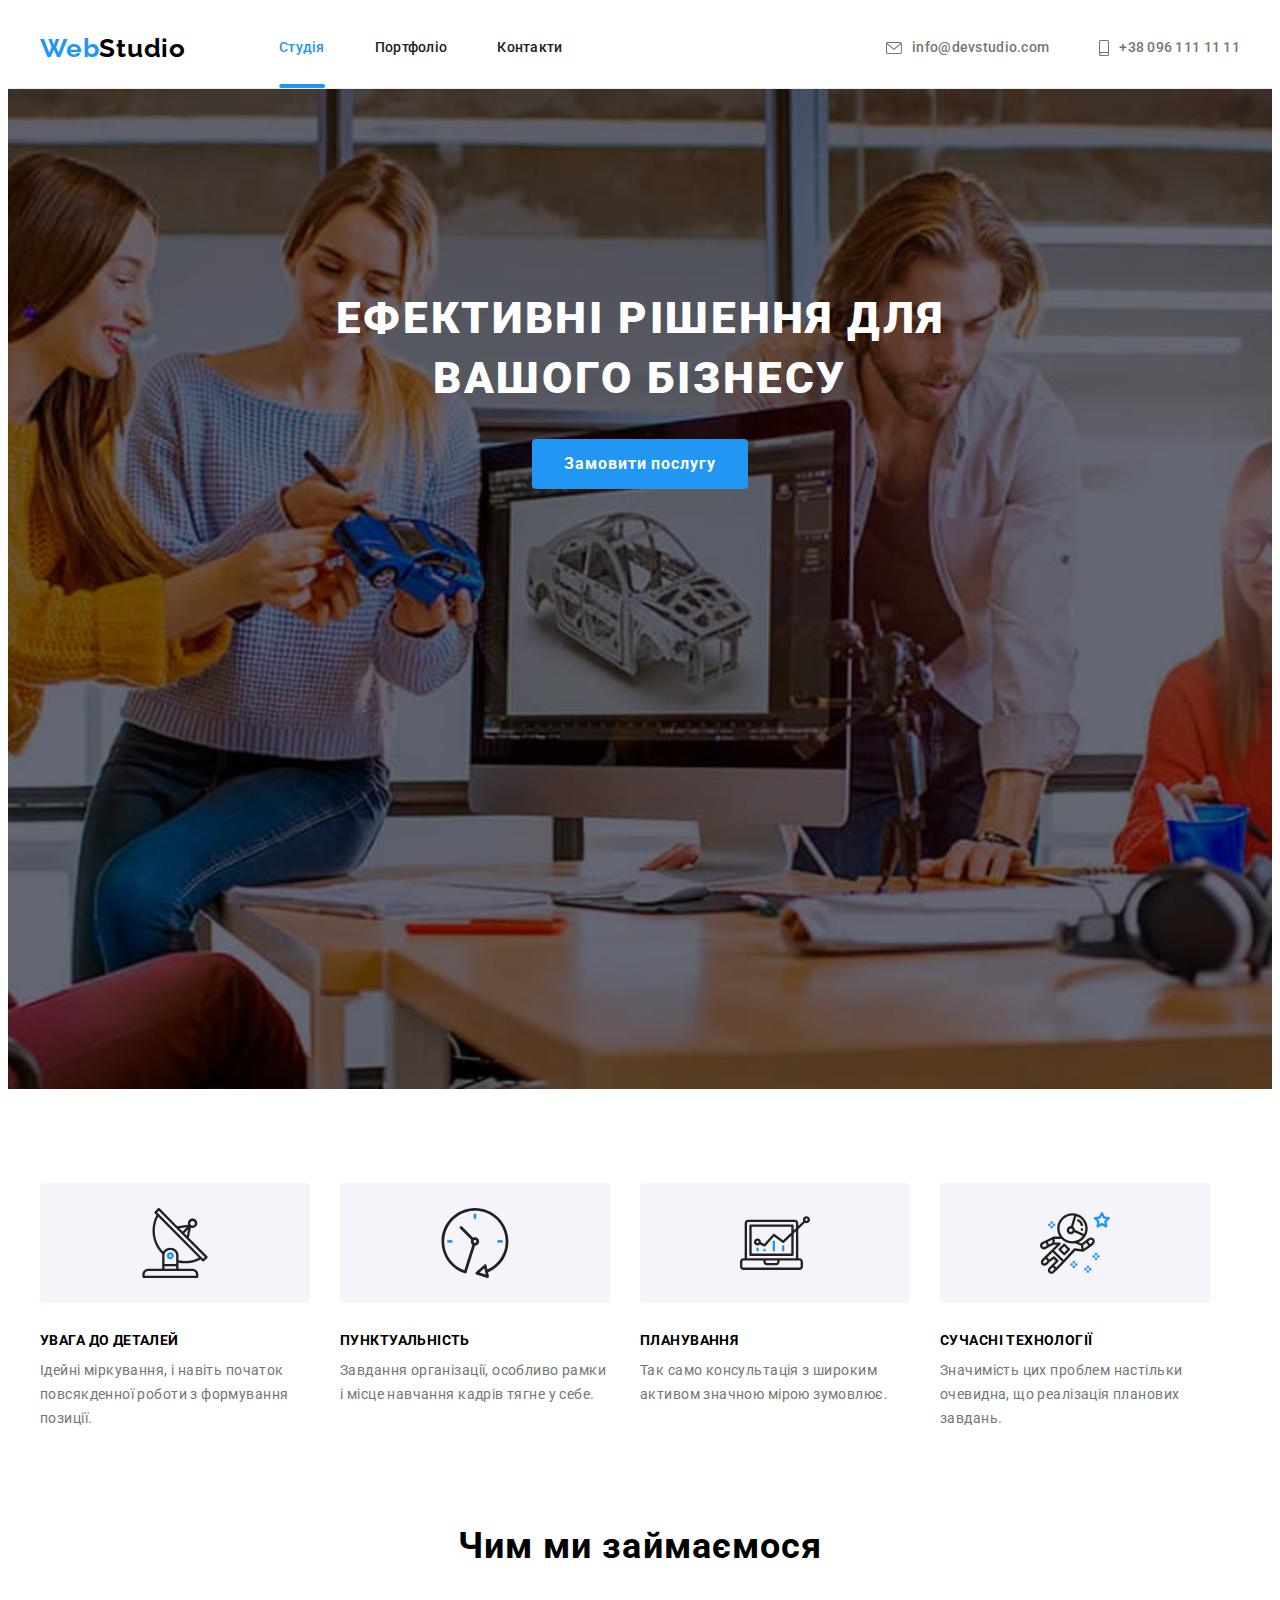
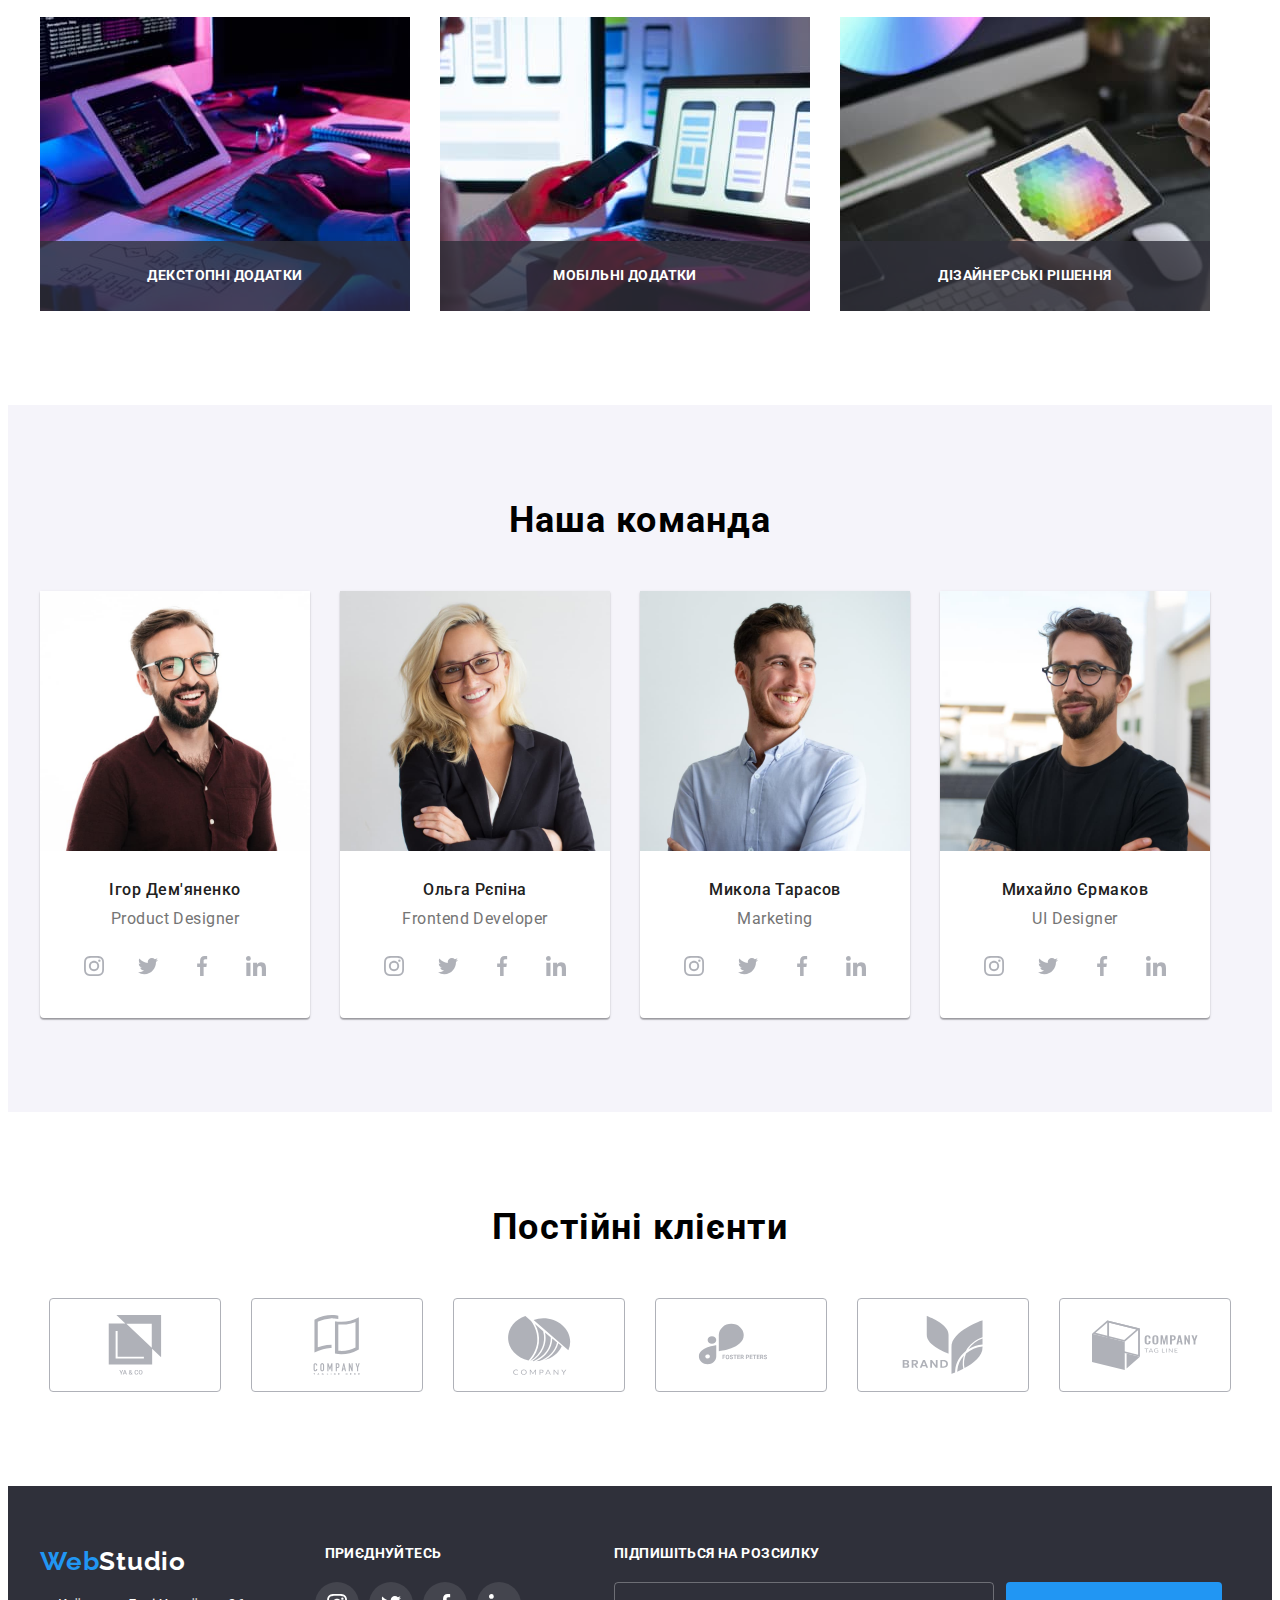
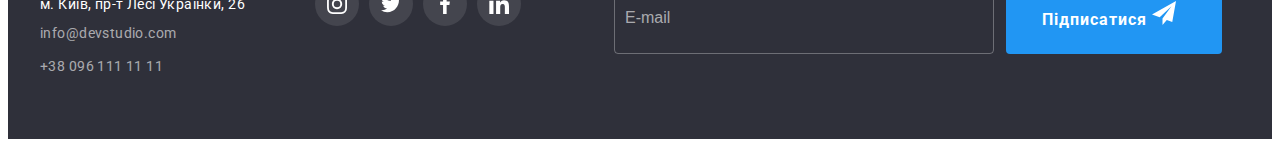
<file: index.html>
<!DOCTYPE html>
<html lang="uk">
  <head>
    <meta charset="UTF-8" />
    <meta http-equiv="X-UA-Compatible" content="IE=edge" />
    <meta name="viewport" content="width=device-width, initial-scale=1.0" />
    <title>WebStudio</title>
    <!--Normalize-->
    <link
      rel="stylesheet"
      href="https://cdnjs.cloudflare.com/ajax/libs/modern-normalize/1.1.0/modern-normalize.min.css"
      integrity="sha512-wpPYUAdjBVSE4KJnH1VR1HeZfpl1ub8YT/NKx4PuQ5NmX2tKuGu6U/JRp5y+Y8XG2tV+wKQpNHVUX03MfMFn9Q=="
      crossorigin="anonymous"
      referrerpolicy="no-referrer"
    />

    <!--Style-->
    <link rel="preconnect" href="https://fonts.googleapis.com" />
    <link rel="preconnect" href="https://fonts.gstatic.com" crossorigin />
    <link
      href="https://fonts.googleapis.com/css2?family=Raleway:wght@700&family=Roboto:wght@400;500;700;900&display=swap"
      rel="stylesheet"
    />

    <link rel="stylesheet" href="./css/style.css" />
  </head>
  <body>
    <header>
      <div class="header-container container">
        <a href="" class="logo">Web<span class="logo-header">Studio</span></a>
        <nav>
          <ul class="site-nav list">
            <li><a href="./index.html" class="header-nav-link  link current">Студія</a></li>
            <li><a href="./portfolio.html" class="header-nav-link link">Портфоліо</a></li>
            <li><a href="" class="header-nav-link link">Контакти</a></li>
          </ul>
        </nav>
        <ul class="contacts">
          <li>
            <a href="mailto:info@devstudio.com" class="tel-header">
              <svg class="header-icon" width="16" height="12">
                <use href="./images/icons.svg#envelope"></use>
              </svg>
              info@devstudio.com</a
            >
          </li>
          <li>
            <a class="mail-header link" href="tel:+380961111111">
              <svg class="header-icon" width="10" height="16">
                <use href="./images/icons.svg#smartphone"></use>
              </svg>
              +38 096 111 11 11</a
            >
          </li>
        </ul>
      </div>
    </header>
    <main>
      <section class="hero">
        <div class="hero-container container">
          <h1 class="hero-title">Ефективні рішення для вашого бізнесу</h1>
          <button type="button" class="button" data-modal-open>Замовити послугу</button>
        </div>
      </section>
      <section class="section">
        <div class="container">
          <ul class="solution-container">
            <li class="solution-item icon-antena">
              <h3 class="solution-list">УВАГА ДО ДЕТАЛЕЙ</h3>
              <p class="solutions">
                Ідейні міркування, і навіть початок повсякденної роботи з
                формування позиції.
              </p>
            </li>
            <li class="solution-item icon-clock">
              <h3 class="solution-list">ПУНКТУАЛЬНІСТЬ</h3>
              <p class="solutions">
                Завдання організації, особливо рамки і місце навчання кадрів
                тягне у себе.
              </p>
            </li>
            <li class="solution-item icon-diagram">
              <h3 class="solution-list">ПЛАНУВАННЯ</h3>
              <p class="solutions">
                Так само консультація з широким активом значною мірою зумовлює.
              </p>
            </li>
            <li class="solution-item icon-astronaut">
              <h3 class="solution-list">СУЧАСНІ ТЕХНОЛОГІЇ</h3>
              <p class="solutions">
                Значимість цих проблем настільки очевидна, що реалізація
                планових завдань.
              </p>
            </li>
          </ul>
        </div>
      </section>
      <section class="work-section section">
        <div class="container">
          <h2 class="work">Чим ми займаємося</h2>
          <ul class="work-list">
            <li>
              <div class="work-thumb">
              <img src="./images/img1.jpg" alt="заняття" width="370" />
             <div class="work-overlay">  
              <p class="work-overlay-text">ДEКСТОПНІ ДОДАТКИ</p>
            </div>
              </div>
              </li>
            <li>   
               <div class="work-thumb">
              <img src="./images/img2.jpg" alt="заняття" width="370" />
             <div class="work-overlay">  
              <p class="work-overlay-text">МОБІЛЬНІ ДОДАТКИ</p>
            </div>
              </div>
              </li>
            <li>   
               <div class="work-thumb">
                 <img src="./images/img3.jpg" alt="заняття" width="370" />
             <div class="work-overlay">  
              <p class="work-overlay-text">ДІЗАЙНЕРСЬКІ РІШЕННЯ</p>
            </div>
              </div>
             </li>
          </ul>
        </div>
      </section>
      <section class="team-section section">
         <div class="container">
          <h2 class="team">Наша команда</h2>
          <ul class="team-container">
            <li class="team-card">
              <img
                src="./images/t1.jpg"
                alt="член команди"
                width="270"
                height="260"
              />
              <div class="card">
                <h3 class="name">Ігор Дем'яненко</h3>
                <p class="profession" lang="en">Product Designer</p>
                <ul class="socials">
                  <li class="socials-item">
                    <a
                      class="socials-link link"
                      href="https://www.instagram.com/"
                      aria-label="instagram"
                      target="_blank"
                      rel="noopener noreferrer"
                    >
                      <svg class="socials-icon" width="20" height="20">
                        <use href="./images/icons.svg#instagram"></use>
                      </svg>
                    </a>
                  </li>
                  <li class="social-item">
                    <a
                      class="socials-link link"
                      href="https://www.twitter.com/"
                      aria-label="twitter"
                      target="_blank"
                      rel="noopener noreferrer"
                    >
                      <svg class="socials-icon" width="20" height="20">
                        <use href="./images/icons.svg#twitter"></use>
                      </svg>
                    </a>
                  </li>
                  <li class="socials-item">
                    <a
                      class="socials-link link"
                      href="https://www.facebook.com/"
                      aria-label="facebook"
                      target="_blank"
                      rel="noopener noreferrer"
                    >
                      <svg class="socials-icon" width="20" height="20">
                        <use href="./images/icons.svg#facebook"></use>
                      </svg>
                    </a>
                  </li>
                  <li class="socials-item">
                    <a
                      class="socials-link link"
                      href="https://www.linkedin.com/"
                      aria-label="linkedin"
                      target="_blank"
                      rel="noopener noreferrer"
                    >
                      <svg class="socials-icon" width="20" height="20">
                        <use href="./images/icons.svg#linkedin"></use>
                      </svg>
                    </a>
                  </li>
                </ul>
              </div>
            </li>
            <li class="team-card">
              <img
                src="./images/t2.jpg"
                alt="член команди"
                width="270"
                height="260"
              />
              <div class="card">
                <h3 class="name">Ольга Рєпіна</h3>
                <p class="profession" lang="en">Frontend Developer</p>
                <ul class="socials">
                  <li class="socials-item">
                    <a
                      class="socials-link link"
                      href="https://www.instagram.com/"
                      aria-label="instagram"
                      target="_blank"
                      rel="noopener noreferrer"
                    >
                      <svg class="socials-icon" width="20" height="20">
                        <use href="./images/icons.svg#instagram"></use>
                      </svg>
                    </a>
                  </li>
                  <li class="social-item">
                    <a
                      class="socials-link link"
                      href="https://www.twitter.com/"
                      aria-label="twitter"
                      target="_blank"
                      rel="noopener noreferrer"
                    >
                      <svg class="socials-icon" width="20" height="20">
                        <use href="./images/icons.svg#twitter"></use>
                      </svg>
                    </a>
                  </li>
                  <li class="socials-item">
                    <a
                      class="socials-link link"
                      href="https://www.facebook.com/"
                      aria-label="facebook"
                      target="_blank"
                      rel="noopener noreferrer"
                    >
                      <svg class="socials-icon" width="20" height="20">
                        <use href="./images/icons.svg#facebook"></use>
                      </svg>
                    </a>
                  </li>
                  <li class="socials-item">
                    <a
                      class="socials-link link"
                      href="https://www.linkedin.com/"
                      aria-label="linkedin"
                      target="_blank"
                      rel="noopener noreferrer"
                    >
                      <svg class="socials-icon" width="20" height="20">
                        <use href="./images/icons.svg#linkedin"></use>
                      </svg>
                    </a>
                  </li>
                </ul>
              </div>
            </li>
            <li class="team-card">
              <img
                src="./images/t3.jpg"
                alt="член команди"
                width="270"
                height="260"
              />
              <div class="card">
                <h3 class="name">Микола Тарасов</h3>
                <p class="profession" lang="en">Marketing</p>
                <ul class="socials">
                  <li class="socials-item">
                    <a
                      class="socials-link link"
                      href="https://www.instagram.com/"
                      aria-label="instagram"
                      target="_blank"
                      rel="noopener noreferrer"
                    >
                      <svg class="socials-icon" width="20" height="20">
                        <use href="./images/icons.svg#instagram"></use>
                      </svg>
                    </a>
                  </li>
                  <li class="social-item">
                    <a
                      class="socials-link link"
                      href="https://www.twitter.com/"
                      aria-label="twitter"
                      target="_blank"
                      rel="noopener noreferrer"
                    >
                      <svg class="socials-icon" width="20" height="20">
                        <use href="./images/icons.svg#twitter"></use>
                      </svg>
                    </a>
                  </li>
                  <li class="socials-item">
                    <a
                      class="socials-link link"
                      href="https://www.facebook.com/"
                      aria-label="facebook"
                      target="_blank"
                      rel="noopener noreferrer"
                    >
                      <svg class="socials-icon" width="20" height="20">
                        <use href="./images/icons.svg#facebook"></use>
                      </svg>
                    </a>
                  </li>
                  <li class="socials-item">
                    <a
                      class="socials-link link"
                      href="https://www.linkedin.com/"
                      aria-label="linkedin"
                      target="_blank"
                      rel="noopener noreferrer"
                    >
                      <svg class="socials-icon" width="20" height="20">
                        <use href="./images/icons.svg#linkedin"></use>
                      </svg>
                    </a>
                  </li>
                </ul>
              </div>
            </li>
            <li class="team-card">
              <img
                src="./images/t4.jpg"
                alt="член команди"
                width="270"
                height="260"
              />
              <div class="card">
                <h3 class="name">Михайло Єрмаков</h3>
                <p class="profession" lang="en">UI Designer</p>
                <ul class="socials">
                  <li class="socials-item">
                    <a
                      class="socials-link link"
                      href="https://www.instagram.com/"
                      aria-label="instagram"
                      target="_blank"
                      rel="noopener noreferrer"
                    >
                      <svg class="socials-icon" width="20" height="20">
                        <use href="./images/icons.svg#instagram"></use>
                      </svg>
                    </a>
                  </li>
                  <li class="social-item">
                    <a
                      class="socials-link link"
                      href="https://www.twitter.com/"
                      aria-label="twitter"
                      target="_blank"
                      rel="noopener noreferrer"
                    >
                      <svg class="socials-icon" width="20" height="20">
                        <use href="./images/icons.svg#twitter"></use>
                      </svg>
                    </a>
                  </li>
                  <li class="socials-item">
                    <a
                      class="socials-link link"
                      href="https://www.facebook.com/"
                      aria-label="facebook"
                      target="_blank"
                      rel="noopener noreferrer"
                    >
                      <svg class="socials-icon" width="20" height="20">
                        <use href="./images/icons.svg#facebook"></use>
                      </svg>
                    </a>
                  </li>
                  <li class="socials-item">
                    <a
                      class="socials-link link"
                      href="https://www.linkedin.com/"
                      aria-label="linkedin"
                      target="_blank"
                      rel="noopener noreferrer"
                    >
                      <svg class="socials-icon" width="20" height="20">
                        <use href="./images/icons.svg#linkedin"></use>
                      </svg>
                    </a>
                  </li>
                </ul>
              </div>
            </li>
          </ul>
         </div>
      </section>
      <section class="section">
        <div class="container">
          <h2 class="client-header">Постійні клієнти</h2>
          <ul class="clients">
            <li>
              <a class="client-link link" href="">
                <svg class="" width="106" height="60">
                  <use href="./images/icons.svg#group"></use>
                </svg>
              </a>
            </li>
            <li>
              <a class="client-link link" href="">
                <svg class="client" width="106" height="60">
                  <use href="./images/icons.svg#group2"></use>
                </svg>
              </a>
            </li>
            <li>
              <a class="client-link link" href="">
                <svg class="client" width="106" height="60">
                  <use href="./images/icons.svg#group3"></use>
                </svg>
              </a>
            </li>
            <li>
              <a class="client-link link" href="">
                <svg class="client" width="106" height="60">
                  <use href="./images/icons.svg#group4"></use>
                </svg>
              </a>
            </li>
            <li>
              <a class="client-link link" href="">
                <svg class="client" width="106" height="60">
                  <use href="./images/icons.svg#group5"></use>
                </svg>
              </a>
            </li>
            <li>
              <a class="client-link link" href="">
                <svg class="client" width="106" height="60">
                  <use href="./images/icons.svg#group6"></use>
                </svg>
              </a>
            </li>
          </ul>
        </div>
       
      </section>
    </main>

    <footer>
     
      <div class="footer-container container">
        <div>
      <a href="" class="logo">Web<span class="logo-footer">Studio</span></a>
      <ul>
        <li class="footer-address">
          <a href="" class="address">м. Київ, пр-т Лесі Українки, 26</a>
        </li>
        <li class="footer-address">
          <a href="mailto:info@devstudio.com" class="tel-footer">info@devstudio.com</a>
        </li>
        <li>
          <a href="tel:+380961111111" class="mail-footer">+38 096 111 11 11</a>
        </li>
    </div>
    <div>
      <h3 class="footer-socials-header">ПРИЄДНУЙТЕСЬ</h3>
      <ul class="footer-socials socials">
        <li class="socials-item">
          <a class="footer-socials-link link" href="https://www.instagram.com/" aria-label="instagram" target="_blank"
            rel="noopener noreferrer">
            <svg class="socials-icon" width="20" height="20">
              <use href="./images/icons.svg#instagram"></use>
            </svg>
          </a>
        </li>
        <li class="social-item">
          <a class="footer-socials-link link" href="https://www.twitter.com/" aria-label="twitter" target="_blank"
            rel="noopener noreferrer">
            <svg class="socials-icon" width="20" height="20">
              <use href="./images/icons.svg#twitter"></use>
            </svg>
          </a>
        </li>
        <li class="socials-item">
          <a class="footer-socials-link link" href="https://www.facebook.com/" aria-label="facebook" target="_blank"
            rel="noopener noreferrer">
            <svg class="socials-icon" width="20" height="20">
              <use href="./images/icons.svg#facebook"></use>
            </svg>
          </a>
        </li>
        <li class="socials-item">
          <a class="footer-socials-link link" href="https://www.linkedin.com/" aria-label="linkedin" target="_blank"
            rel="noopener noreferrer">
            <svg class="socials-icon" width="20" height="20">
              <use href="./images/icons.svg#linkedin"></use>
            </svg>
          </a>
        </li>
      </ul>
      </div>
      
    <div class="footer-form-box">
      <p class="foooter-form-header">ПІДПИШІТЬСЯ НА РОЗСИЛКУ</p>
      <form class="footer-form" name="footer-form">
        <input class="mail-field" type="text" name="user_mail" id="user_mail" placeholder="E-mail"/>
        <button type="button" class="footer-button button">Підписатися
          <svg class="icon-send" widht="24" height="24">
            <use href="./images/icons.svg#icon-send"></use>
          </svg>
        </button>
      </form>
    </div>
    </div>


    </footer>

    <div class="backdrop is-hidden" data-modal>
      <div class="modal">
        <button class="modal-btn" data-modal-close>
          <svg class="modal-icon" width="20" height="20">
            <use href="./images/icons.svg#close"></use>
          </svg>
        </button>
        <strong class="modal-label">Залиште свої дані, ми вам передзвонимо</strong>
        <form class="modal-form" name="modal-form">
          <div class="modal-form-group" role="group">
            <label class="modal-form-label" for="user_name">Ім'я</label>
          <div class="modal-form-wraper">
            <input class="modal-form-field" type="text" name="user_name" id="user_name"/>
            <svg class="modal-form-icon" width="20" height="20">
              <use href="./images/icons.svg#person"></use>
            </svg>
           </div>
              <label class="modal-form-label" for="user_phone">Телефон</label>
          <div class="modal-form-wraper">
            <input class="modal-form-field" type="tel" name="user_phone" id="user_phone" />
            <svg class="modal-form-icon" width="20" height="20">
              <use href="./images/icons.svg#phone"></use>
            </svg>
           </div>
              <label class="modal-form-label" for="user_mail">Пошта</label>
          <div class="modal-form-wraper">
            <input class="modal-form-field" type="text" name="user_mail" id="user_mail"/>
            <svg class="modal-form-icon" width="20" height="20">
              <use href="./images/icons.svg#email"></use>
            </svg>
           </div>
             <label class="modal-form-label" for="user_message">Коментар</label>
            <textarea class="modal-form-message" name="user_message" id="user_message" rows="6"  placeholder="Введіть текст"></textarea>
          
        </div>
        <div class="modal-form-agreement" role="group">
          <input class="modal-form-checkbox" type="checkbox" id="user_agreement" />
          <label class="modal-form-agreement-desc" for="user_agreement">Погоджуюся з розсилкою та приймаю <a class="modal-form-agreement-link" href="">Умови договору</a></label>
        </div>
        <button class="modal-form-btn button" type="submit">Відправити</button>
        </form>
      </div>
    </div>

    <script src="./modal.js"></script>
  </body>
  
</html>
</file>
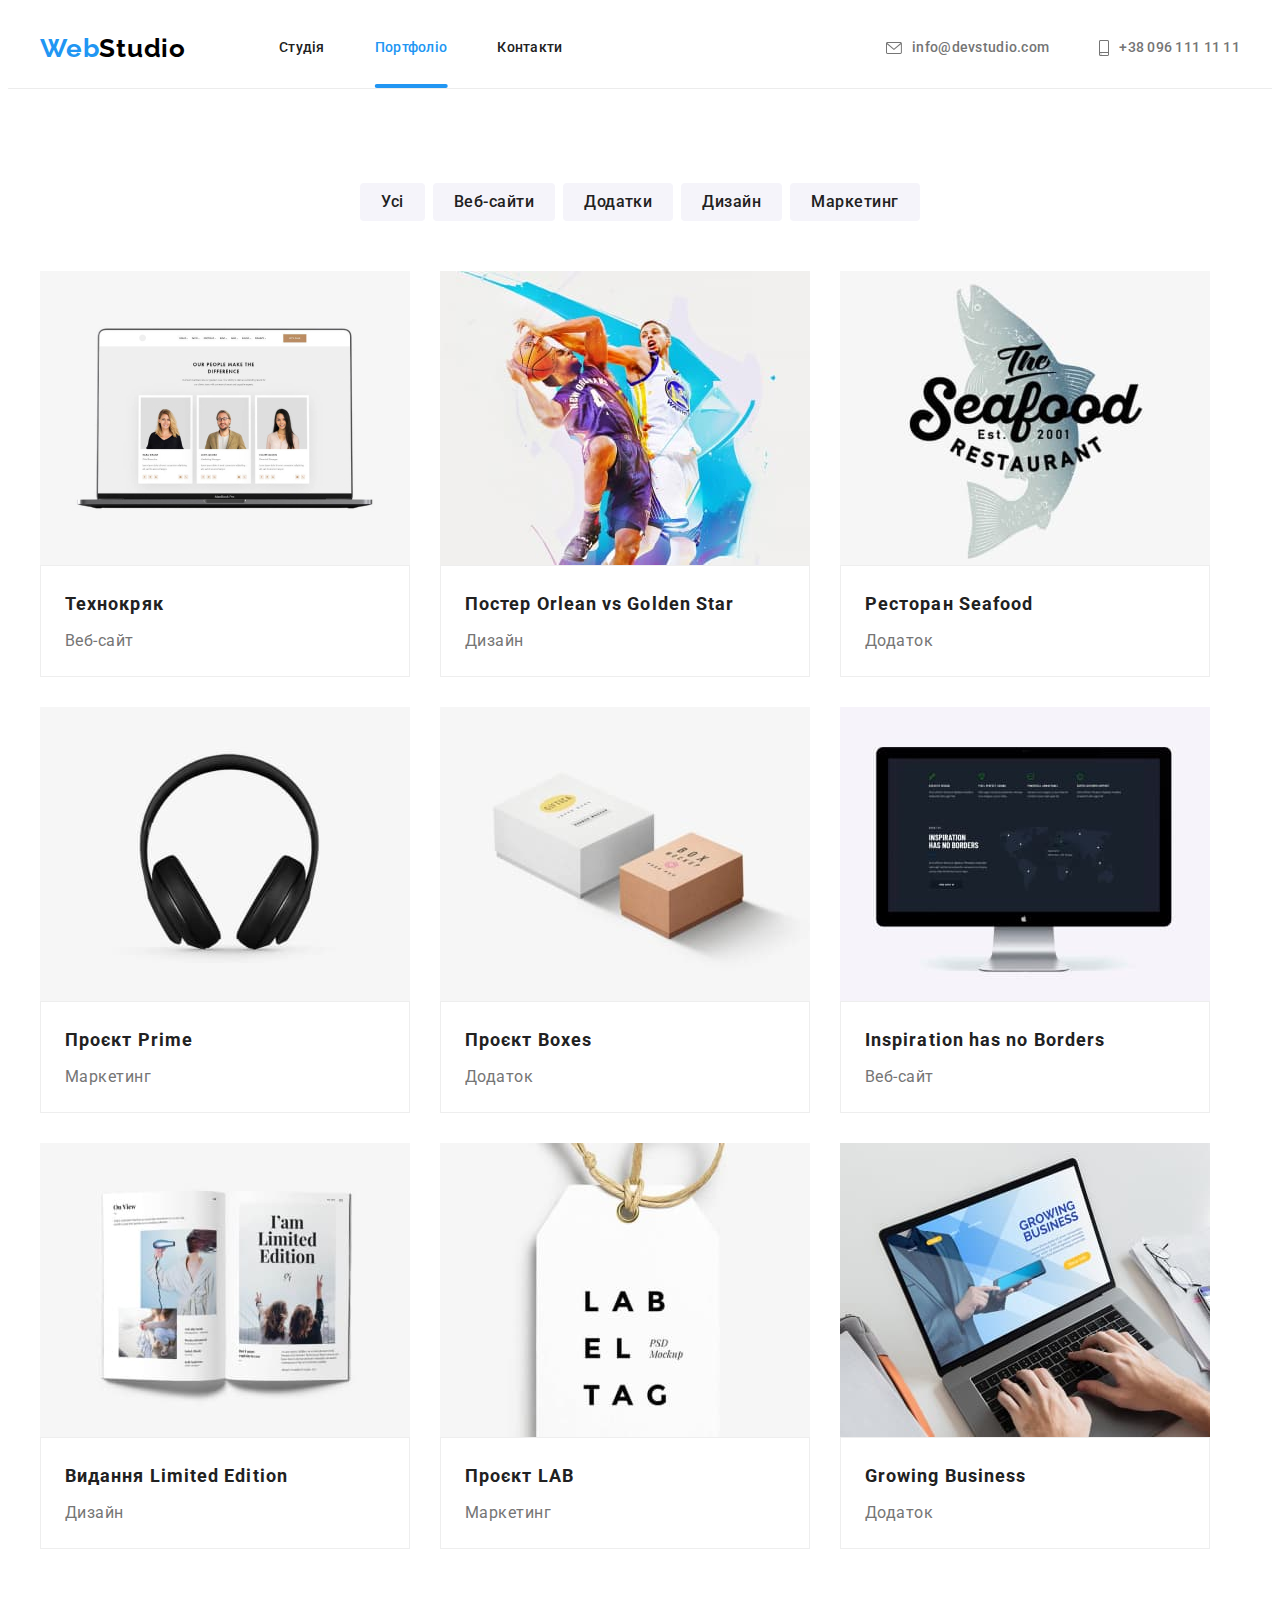
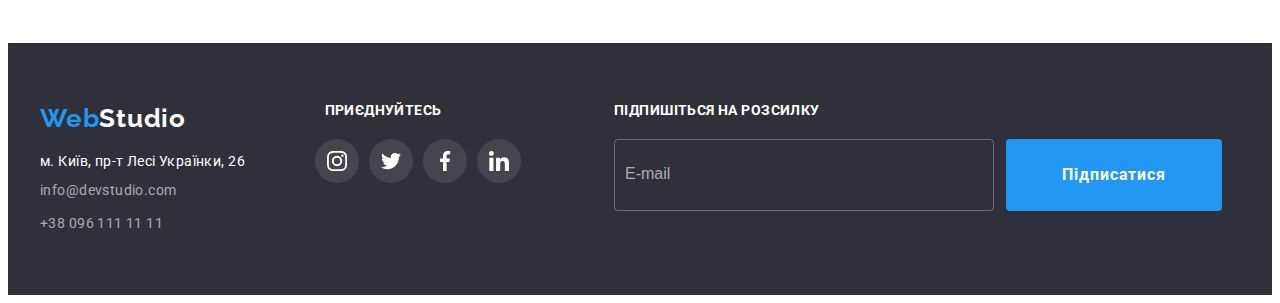
<file: portfolio.html>
<!DOCTYPE html>
<html lang="uk">
  <head>
    <meta charset="UTF-8" />
    <meta http-equiv="X-UA-Compatible" content="IE=edge" />
    <meta name="viewport" content="width=device-width, initial-scale=1.0" />
    <title>Portfolio</title>
      <link
      rel="stylesheet"
      href="https://cdnjs.cloudflare.com/ajax/libs/modern-normalize/1.1.0/modern-normalize.min.css"
      integrity="sha512-wpPYUAdjBVSE4KJnH1VR1HeZfpl1ub8YT/NKx4PuQ5NmX2tKuGu6U/JRp5y+Y8XG2tV+wKQpNHVUX03MfMFn9Q=="
      crossorigin="anonymous"
      referrerpolicy="no-referrer"
    />
    <link rel="preconnect" href="https://fonts.googleapis.com" />
    <link rel="preconnect" href="https://fonts.gstatic.com" crossorigin />
    <link
      href="https://fonts.googleapis.com/css2?family=Raleway:wght@700&family=Roboto:wght@400;500;700;900&display=swap"
      rel="stylesheet"
    />
    <link rel="stylesheet" href="./css/style.css" />
  </head>
  <body>
    <header>
      <div class="header-container container">
        <a href="" class="logo">Web<span class="logo-header">Studio</span></a>
        <nav>
          <ul class="site-nav list">
            <li><a href="./index.html" class="header-nav-link  link">Студія</a></li>
            <li><a href="./portfolio.html" class="header-nav-link link current">Портфоліо</a></li>
            <li><a href="" class="header-nav-link link">Контакти</a></li>
          </ul>
        </nav>
        <ul class="contacts">
          <li>
            <a href="mailto:info@devstudio.com" class="tel-header">
              <svg class="header-icon" width="16" height="12">
                <use href="./images/icons.svg#envelope"></use>
              </svg>
              info@devstudio.com</a>
          </li>
          <li>
            <a class="mail-header link" href="tel:+380961111111">
              <svg class="header-icon" width="10" height="16">
                <use href="./images/icons.svg#smartphone"></use>
              </svg>
              +38 096 111 11 11</a>
          </li>
        </ul>
      </div>
    </header>
    <main>
      <section class="section">
        <div class="container">
        <ul class="flex-btn-secondary">
          <li><button type="button" class="button-secondary">Усі</button></li>
          <li>
            <button type="button" class="button-secondary">Веб-сайти</button>
          </li>
          <li>
            <button type="button" class="button-secondary">Додатки</button>
          </li>
          <li>
            <button type="button" class="button-secondary">Дизайн</button>
          </li>
          <li>
            <button type="button" class="button-secondary">Маркетинг</button>
          </li>
        </ul>

        <ul class="portfolio-list">
          <li class="portfolio-item">
        <div class="portfolio-thumb">
           <img src="./images/img.jpg" alt="Технокряк" width="370" />
            <div class="overlay">
              <p class="overlay-text">Ресурс пропонує комплексні пропозиції з різним рівнем функціоналу та сервісів. Все це дозволить відвідувачу отримати вичерпні відомості про компанію чи приватну особу.</p>

            </div>
        </div>
           
            <div class="item">
              <h2 class="portfolio-list-name">Технокряк</h2>
            <p class="portfolio-tipe">Веб-сайт</p>
          </div>
          
          </li>
          <li class="portfolio-item">
       <div class="portfolio-thumb">
            <img src="./images/img01.jpg" alt="Технокряк" width="370" />
            <div class="overlay">
              <p class="overlay-text">Ресурс пропонує комплексні пропозиції з різним рівнем функціоналу та сервісів. Все це
                дозволить відвідувачу отримати вичерпні відомості про компанію чи приватну особу.</p>
            
            </div>
            </div>

            <div class="item">
               <h2 class="portfolio-list-name">
              Постер <span lang="en">Orlean vs Golden Star</span>
            </h2>
            <p class="portfolio-tipe">Дизайн</p>
            </div>
          
          </li>
          <li class="portfolio-item">
            <div class="portfolio-thumb">
            <img src="./images/img02.jpg" alt="Технокряк" width="370" />
            <div class="overlay">
              <p class="overlay-text">Ресурс пропонує комплексні пропозиції з різним рівнем функціоналу та сервісів. Все це
                дозволить відвідувачу отримати вичерпні відомості про компанію чи приватну особу.</p>
            
            </div>
            </div>
            <div class="item">
               <h2 class="portfolio-list-name">
              Ресторан <span lang="en">Seafood</span>
            </h2>
            <p class="portfolio-tipe">Додаток</p>
            </div>
           
          </li>
          <li class="portfolio-item">
            <div class="portfolio-thumb">
            <img src="./images/img03.jpg" alt="Технокряк" width="370" />
            <div class="overlay">
              <p class="overlay-text">Ресурс пропонує комплексні пропозиції з різним рівнем функціоналу та сервісів. Все це
                дозволить відвідувачу отримати вичерпні відомості про компанію чи приватну особу.</p>
            
            </div>
            </div>

            <div class="item">
                 <h2 class="portfolio-list-name">
              Проєкт <span lang="en">Prime</span>
            </h2>
            <p class="portfolio-tipe">Маркетинг</p>
            </div>
         
          </li>
          <li class="portfolio-item">
            <div class="portfolio-thumb">
            <img src="./images/img04.jpg" alt="Технокряк" width="370" />
            <div class="overlay">
              <p class="overlay-text">Ресурс пропонує комплексні пропозиції з різним рівнем функціоналу та сервісів. Все це
                дозволить відвідувачу отримати вичерпні відомості про компанію чи приватну особу.</p>
            
            </div>
            </div>

            <div class="item">
                <h2 class="portfolio-list-name">
              Проєкт <span lang="en">Boxes</span>
            </h2>
            <p class="portfolio-tipe">Додаток</p>
            </div>
          </li>
          <li class="portfolio-item">
            <div class="portfolio-thumb">
            <img src="./images/img05.jpg" alt="Технокряк" width="370" />
            <div class="overlay">
              <p class="overlay-text">Ресурс пропонує комплексні пропозиції з різним рівнем функціоналу та сервісів. Все це
                дозволить відвідувачу отримати вичерпні відомості про компанію чи приватну особу.</p>
            
            </div>
            </div>
            <div class="item">
              <h2 class="portfolio-list-name" lang="en">
              Inspiration has no Borders
            </h2>
            <p class="portfolio-tipe">Веб-сайт</p>
             </div>
            
          </li>
          <li class="portfolio-item">
            <div class="portfolio-thumb">
            <img src="./images/img06.jpg" alt="Технокряк" width="370" />
            <div class="overlay">
              <p class="overlay-text">Ресурс пропонує комплексні пропозиції з різним рівнем функціоналу та сервісів. Все це
                дозволить відвідувачу отримати вичерпні відомості про компанію чи приватну особу.</p>
            
            </div>
            </div>

            <div class="item">
               <h2 class="portfolio-list-name">
              Видання <span lang="en">Limited Edition</span>
            </h2>
            <p class="portfolio-tipe">Дизайн</p>
          </div>
           
          </li>
          <li class="portfolio-item">
            <div class="portfolio-thumb">
            <img src="./images/img07.jpg" alt="Технокряк" width="370" />
            <div class="overlay">
              <p class="overlay-text">Ресурс пропонує комплексні пропозиції з різним рівнем функціоналу та сервісів. Все це
                дозволить відвідувачу отримати вичерпні відомості про компанію чи приватну особу.</p>
            
            </div>
            </div>
            <div class="item">
               <h2 class="portfolio-list-name">
              Проєкт <span lang="en">LAB</span>
            </h2>
            <p class="portfolio-tipe">Маркетинг</p>
            </div>
           
          </li>
          <li class="portfolio-item">
            <div class="portfolio-thumb">
            <img src="./images/img08.jpg" alt="Технокряк" width="370" />
            <div class="overlay">
              <p class="overlay-text">Ресурс пропонує комплексні пропозиції з різним рівнем функціоналу та сервісів. Все це
                дозволить відвідувачу отримати вичерпні відомості про компанію чи приватну особу.</p>
            
            </div>
            </div>

            <div class="item">
 <h2 class="portfolio-list-name" lang="en">Growing Business</h2>
            <p class="portfolio-tipe">Додаток</p>
            </div>
           
          </li>
        </ul>
      </section>
      </div>
    </main>

<footer>

  <div class="footer-container container">
    <div>
      <a href="" class="logo">Web<span class="logo-footer">Studio</span></a>
      <ul>
        <li class="footer-address">
          <a href="" class="address">м. Київ, пр-т Лесі Українки, 26</a>
        </li>
        <li class="footer-address">
          <a href="mailto:info@devstudio.com" class="tel-footer">info@devstudio.com</a>
        </li>
        <li>
          <a href="tel:+380961111111" class="mail-footer">+38 096 111 11 11</a>
        </li>
    </div>
    <div>
      <h3 class="footer-socials-header">ПРИЄДНУЙТЕСЬ</h3>
      <ul class="footer-socials socials">
        <li class="socials-item">
          <a class="footer-socials-link link" href="https://www.instagram.com/" aria-label="instagram" target="_blank"
            rel="noopener noreferrer">
            <svg class="socials-icon" width="20" height="20">
              <use href="./images/icons.svg#instagram"></use>
            </svg>
          </a>
        </li>
        <li class="social-item">
          <a class="footer-socials-link link" href="https://www.twitter.com/" aria-label="twitter" target="_blank"
            rel="noopener noreferrer">
            <svg class="socials-icon" width="20" height="20">
              <use href="./images/icons.svg#twitter"></use>
            </svg>
          </a>
        </li>
        <li class="socials-item">
          <a class="footer-socials-link link" href="https://www.facebook.com/" aria-label="facebook" target="_blank"
            rel="noopener noreferrer">
            <svg class="socials-icon" width="20" height="20">
              <use href="./images/icons.svg#facebook"></use>
            </svg>
          </a>
        </li>
        <li class="socials-item">
          <a class="footer-socials-link link" href="https://www.linkedin.com/" aria-label="linkedin" target="_blank"
            rel="noopener noreferrer">
            <svg class="socials-icon" width="20" height="20">
              <use href="./images/icons.svg#linkedin"></use>
            </svg>
          </a>
        </li>
      </ul>
    </div>

    <div class="footer-form-box">
      <p class="foooter-form-header">ПІДПИШІТЬСЯ НА РОЗСИЛКУ</p>
      <form class="footer-form" name="footer-form">
        <input class="mail-field" type="text" name="user_mail" id="user_mail" placeholder="E-mail" />
        <button type="button" class="footer-button button">Підписатися

        </button>
      </form>
    </div>
  </div>


</footer>

  </body>
</html>
</file>
<file: css/style.css>
html {
  box-sizing: border-box;
 
}

body {
  font-family: Roboto, sans-serif;
}

:root {
  --main-title-color: #ffffff;
  --main-text-color: #212121;
  --secondary-text-color: #757575;
  --accent-color: #2196f3;
  --anim-fast: 250ms cubic-bezier(0.4, 0, 0.2, 1);
}

ul {
  list-style: none;
  padding: 0;
  margin: 0;
    
}
h1,h2,h3,p{
    margin: 0 ;
}
.link {
    text-decoration: none;
    margin: 0;
    padding: 0;
    
}
img {
    display: block;
    max-width: 100%;
    height: auto;

}
.list {
      list-style: none;
    margin: 0;
    padding: 0;

}
header {
  border-bottom: 1px solid #ECECEC;
}

.header-container{
 
    display: flex;
    width: 1600px;
    align-items: center;


}
.header-icon{
  fill: currentColor;
}
.logo {
  color: #2196f3;
  font-family: Raleway, sans-serif;
  font-weight: 700;
  font-size: 26px;
  line-height: 1.19;
  letter-spacing: 0.03em;
  text-decoration: none;

}
.logo-header {
  color: #000000;
}
.logo-footer {
  color: #ffffff;
}
.site-nav .link {
  position: relative;
  display: block;
  padding-top: 32px;
  padding-bottom: 32px;
  color: var(--main-text-color);
  font-weight: 500;
  font-size: 14px;
  line-height: 1.14;
  letter-spacing: 0.02em;
  text-decoration: none;

  transition: color var(--anim-fast);
}

.site-nav .link:focus,
.site-nav .link:hover {
  color: var(--accent-color);
}
.site-nav .link.current {
  color: var(--accent-color);
}
.site-nav{
    display: flex;
    margin-left: 93px;
    gap: 50px;

}
 
.header-nav-link::after {
  content: "";
  position: absolute;
  left: 50%;
  bottom: 0;
  transform: translateX(-50%);
  display: block;
  width: 100%;
  height: 4px;
  border-radius: 2px;
  background-color: var(--accent-color);
  opacity: 0;
  transition: transform var(--anim-fast), opacity var(--anim-fast);
}

.header-nav-link:hover::after,
.header-nav-link:focus::after{
  transform: translateX(-50%) scale(1);
  opacity: 1;
  
}
.current::after {
  content: "";
    position: absolute;
    left: 50%;
    bottom: 0;
    transform: translateX(-50%);
    display: block;
    width: 100%;
    height: 4px;
    border-radius: 2px;
    opacity: 1;
}

.solution-container{
    display: flex;
  gap: 30px;  
}

.solution-item::before {
  display: block;
  content: "";
  height: 120px;
    background-repeat: no-repeat;
    background-position: center;
    background-color: #F5F4FA;
    border-radius: 4px;
    margin-bottom: 30px;
}
.icon-antena::before{
  background-image: url(../images/antenna.svg);
}
.icon-clock::before{
  background-image: url(../images/clock.svg);
}

.icon-diagram::before{
  background-image: url(../images/diagram.svg);
}

.icon-astronaut::before{
  background-image: url(../images/astronaut.svg) ;
}

.contacts{
    display: flex;
    gap: 50px;
    margin-left: auto;
  
}
.tel-header,
.mail-header {
  color: var(--secondary-text-color);
  font-weight: 500;
  font-size: 14px;
  line-height: 1.14;
  letter-spacing: 0.02em;
  text-decoration: none;

  transition: color var(--anim-fast);
}
.tel-footer,
.mail-footer {
  color: rgba(255, 255, 255, 0.6);
  font-weight: 400;
  font-size: 14px;
  line-height: 1.71;
  letter-spacing: 0.03em;
  text-decoration: none;

  transition: color var(--anim-fast);


}

.address {
  color: #ffffff;
  font-weight: 400;
  font-size: 14px;
  line-height: 1.14;
  letter-spacing: 0.03em;
  text-decoration: none;
}

.mail-footer:focus,
.mail-footer:hover {
  color: var(--accent-color);
}
.tel-footer:focus,
.tel-footer:hover {
  color: var(--accent-color);
}
.mail-header:focus,
.mail-header:hover {
  color: var(--accent-color);
}

.tel-header:focus,
.tel-header:hover {
  color: var(--accent-color);
}
.tel-header,
.mail-header{
  display: flex;
  align-items: center;
  gap: 10px;
}
.hero{
  background-color: #2f303a;
  padding-top: 200px;
  padding-bottom: 200px;
  max-width: 1600px;
  height: 600px;
  margin-left: auto;
  margin-right: auto;
  background-image: linear-gradient(to right,
        rgba(0, 0, 0, 0.25),
        rgba(0, 0, 0, 0.25)),
  url(../images/hero.jpg);
  background-repeat: no-repeat;
  background-position: center;
  background-size: cover;

  text-align: center;
}


.hero-container {

    margin-left: auto;
    margin-right: auto;
    max-width: 696px;

}
.hero-title {
margin-bottom: 30px;
  font-weight: 900;
  color: var(--main-title-color);
  font-size: 44px;
  line-height: 1.36;
  letter-spacing: 0.06em;
text-transform: uppercase;

}


.button {
  display: inline-block;
  min-width: 216px;
  min-height: 50px;
  padding: 9px 31px;
  color: var(--main-title-color);
  background-color: var(--accent-color);
  font-family: inherit;
  font-weight: 700;
  font-size: 16px;
  line-height: 1.87;
  letter-spacing: 0.06em;
  text-align: center;
  border: none;
  cursor: pointer;
  border-radius: 4px;
  

}

.section {
    padding-top: 94px;
    padding-bottom: 94px;

}
.container {
    width: 1200px;
    padding-left: 15px;
    padding-right: 15px;
    margin-left: auto;
    margin-right: auto;
   
}
.work,
.team {
  margin-bottom: 50px;
  font-weight: 700;
  font-size: 36px;
  line-height: 42px;
  text-align: center;
  letter-spacing: 0.03em;
}
.work-list{
    display: flex;
        gap: 30px;
     

}
.work-section {
  padding-top: 0;
}

.work-thumb {
  position: relative;
  overflow: hidden;


}
.work-overlay{
    position: absolute;
    bottom: 0;
    left: 0;
   
padding-left: 0;
padding-right: 0;
    width: 100%;
    height: 70px;
    
    display: flex;
    align-items: center;
    color: #ffffff;
    
      background-color: rgba(47, 48, 58, 0.8);
      user-select: none;
    

}
.work-overlay-text {
 
  font-weight: 700;
    font-size: 14px;
    line-height: 1.14;
    letter-spacing: 0.03em;
      text-align: center;
      margin-left: auto;
      margin-right: auto;
   
   
}
.solution-list {
    margin-bottom: 10px;
  font-weight: 700;
  font-size: 14px;
  line-height: 1.14;
  letter-spacing: 0.03em;
}

.team-container{
    display: flex;
        gap: 30px;
       

}
.name {
    margin-bottom: 10px;
  font-weight: 500;
  font-size: 16px;
  line-height: 1.18;
  letter-spacing: 0.03em;
  text-align: center;
  color: var(--main-text-color);
}
.profession {
  padding-bottom: 16px;
  font-size: 16px;
  line-height: 1.18;
  letter-spacing: 0.03em;
  text-align: center;
  color: var(--secondary-text-color);
}
.solutions {
    width: 270px;
  color: var(--secondary-text-color);
  font-size: 14px;
  line-height: 1.71;
  letter-spacing: 0.03em;
}
.team-section {
  background-color: #f5f4fa;

}
.team-card {
  background-color: var(--main-title-color);
box-shadow: 0px 1px 3px rgba(0, 0, 0, 0.12), 0px 1px 1px rgba(0, 0, 0, 0.14), 0px 2px 1px rgba(0, 0, 0, 0.2);
  border-radius: 0px 0px 4px 4px;
 
}
.card {
  padding-top: 30px;
  padding-bottom: 30px;
}
.socials{
  display: flex;
  justify-content: center;
  align-items: center;
  gap: 10px;
}
.footer-socials {
  margin-left: 70px;}

.socials-link{
  display: flex;
  justify-content: center;
  align-items: center;
  width: 44px;
  height: 44px;
  border-radius: 50%;
  background-color: #ffffff;
  fill: #AFB1B8;

  transition: fill var(--anim-fast), background-color var(--anim-fast);
}
.footer-socials-link {
  display: flex;
    justify-content: center;
    align-items: center;
    width: 44px;
    height: 44px;
    border-radius: 50%;
    background-color:rgba(255, 255, 255, 0.1);;
    fill: #ffffff;

    transition: fill var(--anim-fast), background-color var(--anim-fast);
    
}
.socials-link:hover,
.socials-link:focus {
  fill: #ffffff;
  background-color: #2196f3;

}
.footer-socials-link:hover,
.footer-socials-link:focus 
{ fill: #ffffff;
  background-color: #2196f3;
 
 }
 .footer-socials-header{
  font-weight: 700;
    font-size: 14px;
    line-height: 1.14;
    text-align: center;
    letter-spacing: 0.03em;
    color: #ffffff;
    margin-bottom: 20px;
 
 }

.button-secondary {
  display: inline-block;
  min-height: 38px;
  padding: 5px 21px;
  color: var(--main-text-color);
  background-color: #f5f4fa;
  font-family: inherit;
  font-weight: 500;
  font-size: 16px;
  line-height: 1.62;
  letter-spacing: 0.03em;
  text-align: center;
  border: none;
  cursor: pointer;
  border-radius: 4px;

  transition: color var(--anim-fast), background-color var(--anim-fast), box-shadow var(--anim-fast);
}
.button-secondary:focus,
.button-secondary:hover {
  color: #ffffff;
  background-color: var(--accent-color);
  box-shadow: 0px 3px 1px rgba(0, 0, 0, 0.1), 0px 1px 2px rgba(0, 0, 0, 0.08), 0px 2px 2px rgba(0, 0, 0, 0.12);
    border-radius: 4px;
}

.clients{
  display: flex;
  text-align: center;
  justify-content: center;
  gap: 30px;

}
.client-link{
    display: flex;
      justify-content: center;
      align-items: center;
      width: 170px;
      height: 92px;
      border: 1px solid #AFB1B8;
      border-radius: 4px ;
      background-color: #ffffff;
      fill: #AFB1B8;
      transition: fill var(--anim-fast), border-color var(--anim-fast);
}
.client-link:hover,
.client-link:focus{
  fill: #2196f3;
  border-color: #2196f3;
}
.client-header{
  margin-bottom: 50px;
  font-weight: 700;
  font-size: 36px;
  line-height: 42px;
  text-align: center;
  letter-spacing: 0.03em;}

footer {
  background-color: #2f303a;
  padding-top: 60px;
  padding-bottom: 60px;
}

.footer-form{
  display: flex;
  gap: 12px;

}

.footer-form-box{
margin-left: 93px;
}

.mail-field{

  width: 358px;
  height: 50px;
  padding: 10px;
  color: #ffffff;
  outline: unset;
  background-color: transparent;
  border: 1px solid rgba(255, 255, 255, 0.3);
  border-radius: 4px;
}
.mail-field::placeholder{
  font-size: 16px;
  color: rgba(255, 255, 255, 0.6);

 
}
.foooter-form-header {
  font-weight: 700;
  font-size: 14px;
  line-height: 1.14;

  letter-spacing: 0.03em;
  color: #ffffff;
  margin-bottom: 20px;

  
}

.address {
  display: inline-block;
  margin-top: 20px;
}
.footer-address {
  display: block;
  margin-bottom: 9px;
}
.footer-container{
  display: flex;

}

.footer-button{}

.icon-send{
  width: 24px;
  height: 24px;
  margin-right: 10px;
  background-size: contain;


}


.portfolio-list-name {
  color: var(--main-text-color);
  font-weight: 700;
  font-size: 18px;
  line-height: 2;
  letter-spacing: 0.06em;
}
.portfolio-tipe {
  margin-top: 4px;
  color: var(--secondary-text-color);
  font-weight: 400;
  font-size: 16px;
  line-height: 1.87;
  letter-spacing: 0.03em;
}

.portfolio-list{
  display: flex;
  flex-wrap: wrap;

}
.portfolio-item {
 width: 370px;
 margin-right: 30px;
 margin-bottom: 30px;
 transition: box-shadow var(--anim-fast);

}

.portfolio-thumb{
  position: relative;
  overflow: hidden;
}

.overlay {
  position: absolute;
  top: 0;
  left: 0;
  transform: translateY(100%);
  width: 100%;
  height: 100%;
  padding-left: 24px;
  padding-right: 24px;
  display: flex;
  align-items: center;
  color: #ffffff;

  background-color: rgba(33, 150, 243, 0.9);
  backdrop-filter: blur(3px);
  user-select: none;
  transition: transform var(--anim-fast) ;
}

.overlay-text {
  font-weight: 400;
    font-size: 18px;
    line-height: 1.56;
    letter-spacing: 0.03em;
}
.portfolio-item:hover .overlay {
  transform: translateY(0)
}

.portfolio-item:focus,
.portfolio-item:hover{
  
    box-shadow: 0px 1px 1px rgba(0, 0, 0, 0.12), 0px 4px 4px rgba(0, 0, 0, 0.06), 1px 4px 6px rgba(0, 0, 0, 0.16);
}

.portfolio-item:nth-child(3n){
  margin-right: 0;
}

.portfolio-item:nth-last-child(-n+3) {
  margin-bottom: 0;
}

.flex-btn-secondary{
  display: flex;
  gap: 8px;
  justify-content: center;
  margin-bottom: 50px;

}

.item {
  padding: 20px 24px;
border: 1px solid #EEEEEE;
}

.backdrop {
  position: fixed;
  top: 0;
  right: 0;
   
  width: 100%;
  height: 100%;

  background-color: rgba(47, 48, 58, 0.4);
 
  
  transition: opacity var(--anim-fast), visibility var(--anim-fast);
}

.backdrop.is-hidden {
  opacity: 0;
  visibility: hidden;
  pointer-events: none;

}

.modal {
  position: absolute;
  top: 50%;
  left: 50%;
  transform: translateX(-50%) translateY(-50%);

  width: 528px;
  min-height: 581px;
  padding: 40px;
  background-color: #ffffff;
  border-radius: 4px;
  box-shadow: 0px 1px 3px rgba(0, 0, 0, 0.12), 0px 1px 1px rgba(0, 0, 0, 0.14), 0px 2px 1px rgba(0, 0, 0, 0.2);
  
  transition: transform var(--anim-fast), opacity var(--anim-fast);
}

.backdrop.is-hidden .modal{
  opacity: 0;
  transform: translateX(-50%) translateY(-70%);
}
.modal-btn {
  position: absolute;
  top: 8px;
  right: 8px;

  padding: 10;
  display: inline-flex;
  align-items: center;
  background-repeat: no-repeat;
  background-position: center;
  width: 30px;
  height: 30px;
  background-color: transparent;
  border-radius: 50%;
  border: 1px solid rgba(0, 0, 0, 0.1);
  cursor: pointer;

}

.modal-label {
  display: block;
  text-align: center;
  margin-bottom: 12px;
  font-weight: 700;
    font-size: 20px;
    line-height: 1.15;
    letter-spacing: 0.03em;

}

.modal-form-label {
  font-size: 14px;
  line-height: 1.14;
  letter-spacing: 0.01em;
    color: #757575;



 
}
.modal-form-wraper {
  position: relative;
  margin-bottom: 10px;
  margin-top: 4px;
 
}
.modal-form-field {
  width: 100%;
  height: 40px;
  padding-left: 42px;
  padding-right: 42px;
  cursor: pointer;
  border: 1px solid rgba(33, 33, 33, 0.2);
    border-radius: 4px;
    outline: 1px solid transparent;
    outline-offset: -1px;
    transition: outline var(--anim-fast);
    
}
.modal-form-field:focus{
  outline-color: rgba(33, 150, 243, 1);
}

.modal-form-field:focus + .modal-form-icon {
  fill: rgba(33, 150, 243, 1);
}

.modal-form-icon{
  position: absolute;
  top: 50%;
  left: 15px;
  transform: translateY(-50%);
  transition: fill var(--anim-fast);
}
.modal-form-group {
  margin-bottom: 20px;

  
}
.modal-form-message{
  display: block;
  width: 100%;
  height: 120px;
  padding: 12px 16px;
  margin-top: 4px;
 
   
  cursor: pointer;
  resize: none;
  outline: 1px solid transparent;
    outline-offset: -1px;
    transition: outline var(--anim-fast);
  border: 1px solid rgba(33, 33, 33, 0.2);
    border-radius: 4px;

}
.modal-form-message::placeholder {
  font-size: 12px;
  color: rgba(117, 117, 117, 0.5);

}
.modal-form-message:focus{
  outline-color: #2196f3;
 
  
}

.modal-form-agreement {
  display: flex;
  justify-content: center;
  align-items: center;
  gap: 9px;
  margin-bottom: 30px;
}


.modal-form-agreement-desc {
  font-size: 14px;
  letter-spacing: 0.03em;
    color: #757575;
    user-select: none;
}
.modal-form-agreement-link{
  color: #2196f3;
  text-underline-offset: 3px;
}
.modal-form-checkbox {
  appearance: none;
  width: 16px;
  height: 15px;
  border: 2px solid #212121;
  border-radius: 2px;
  background-position: center;
  background-repeat: no-repeat;
  background-size: 0;
  background-image: url("data:image/svg+xml,%3Csvg width='13' height='10' viewBox='0 0 13 10' fill='none' xmlns='http://www.w3.org/2000/svg'%3E%3Cpath d='M1.95703 4.75166L1.88825 4.68604L1.81923 4.75141L0.93123 5.59258L0.854858 5.66492L0.930974 5.73753L4.42671 9.07236L4.49574 9.1382L4.56476 9.07236L12.069 1.91352L12.1449 1.84116L12.069 1.76881L11.1873 0.927644L11.1183 0.861826L11.0493 0.927611L4.49577 7.17353L1.95703 4.75166Z' fill='white' stroke='white' stroke-width='0.2'/%3E%3C/svg%3E%0A");
  transition: background-color var(--anim-fast), background-size var(--anim-fast);
}

.modal-form-checkbox:checked {
  border: 0;
  background-color: #2196f3;
 
  background-size: 11px 8px;
}
 .modal-form-btn {
  display: block;
  margin: 0 auto;
  box-shadow: 0px 4px 4px rgba(0, 0, 0, 0.15);
 }
 .modal-icon:hover {
  fill: #2196f3;

 }
</file>
